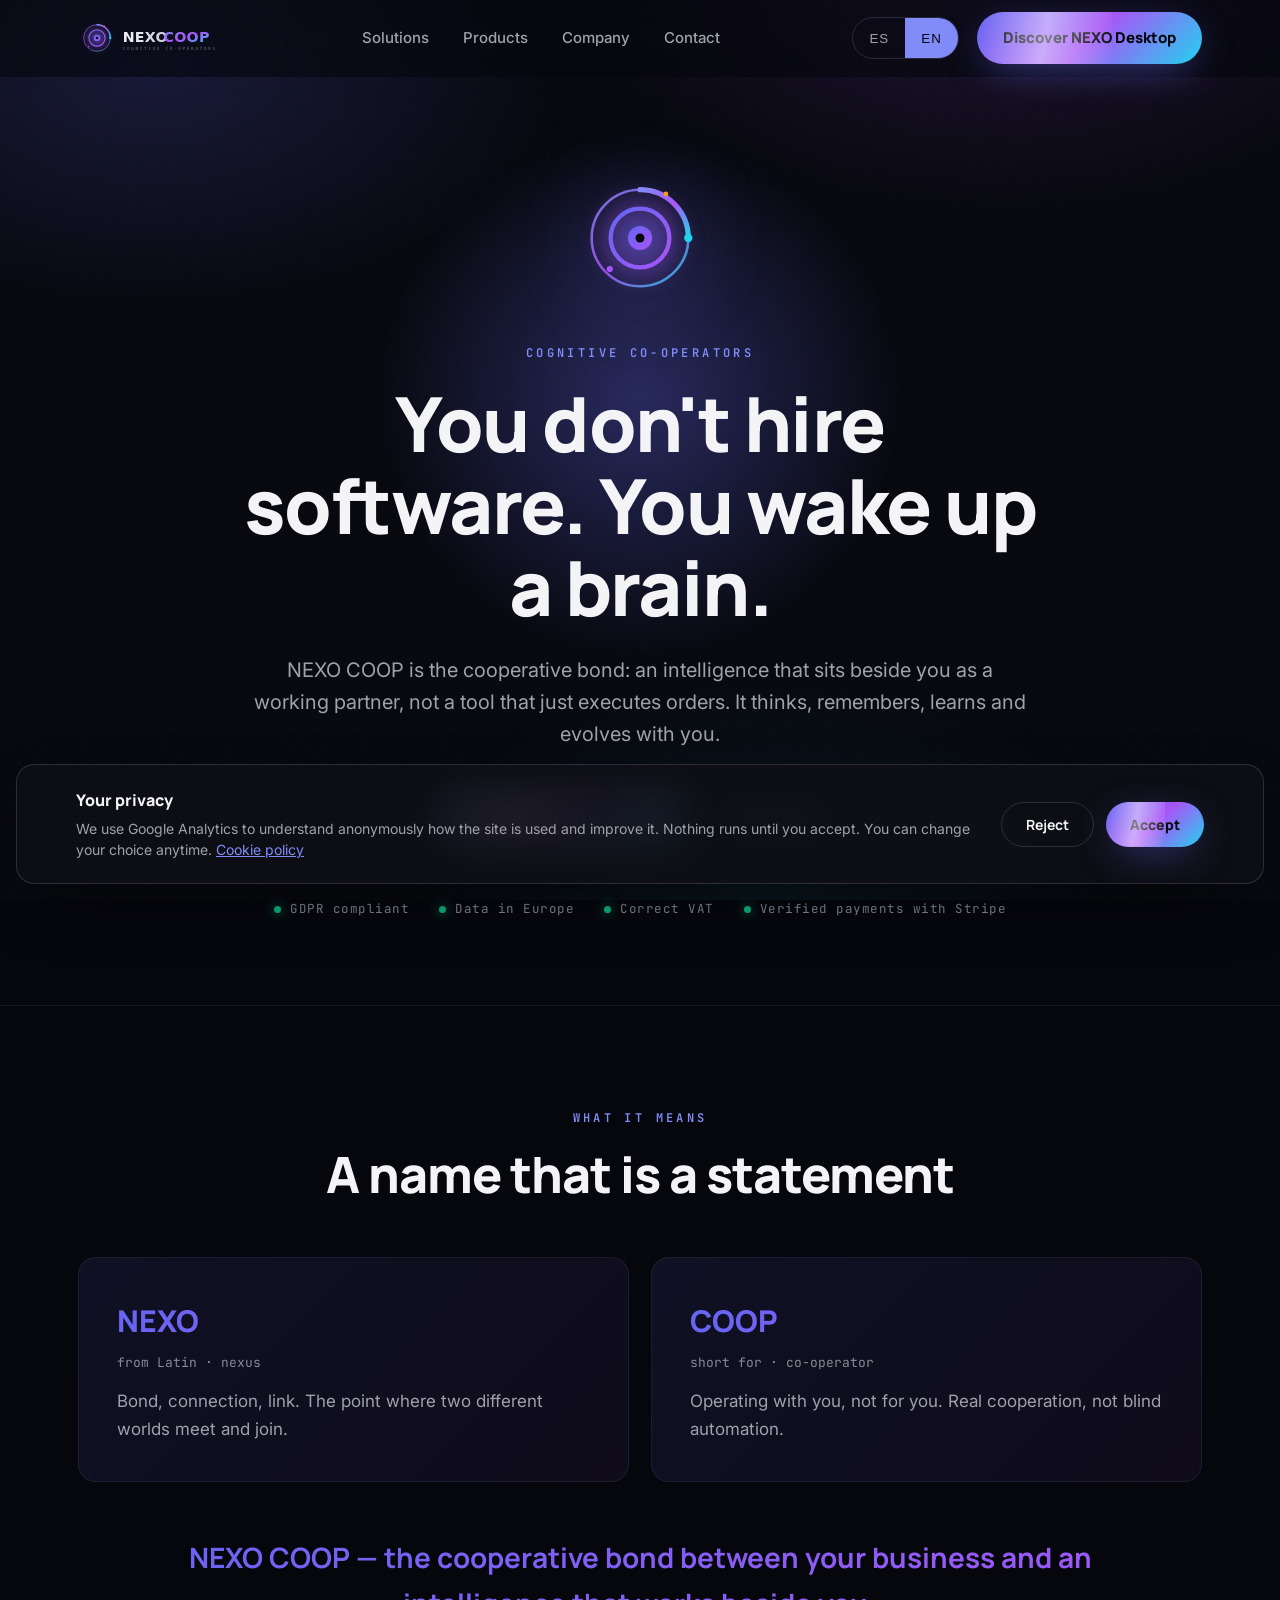
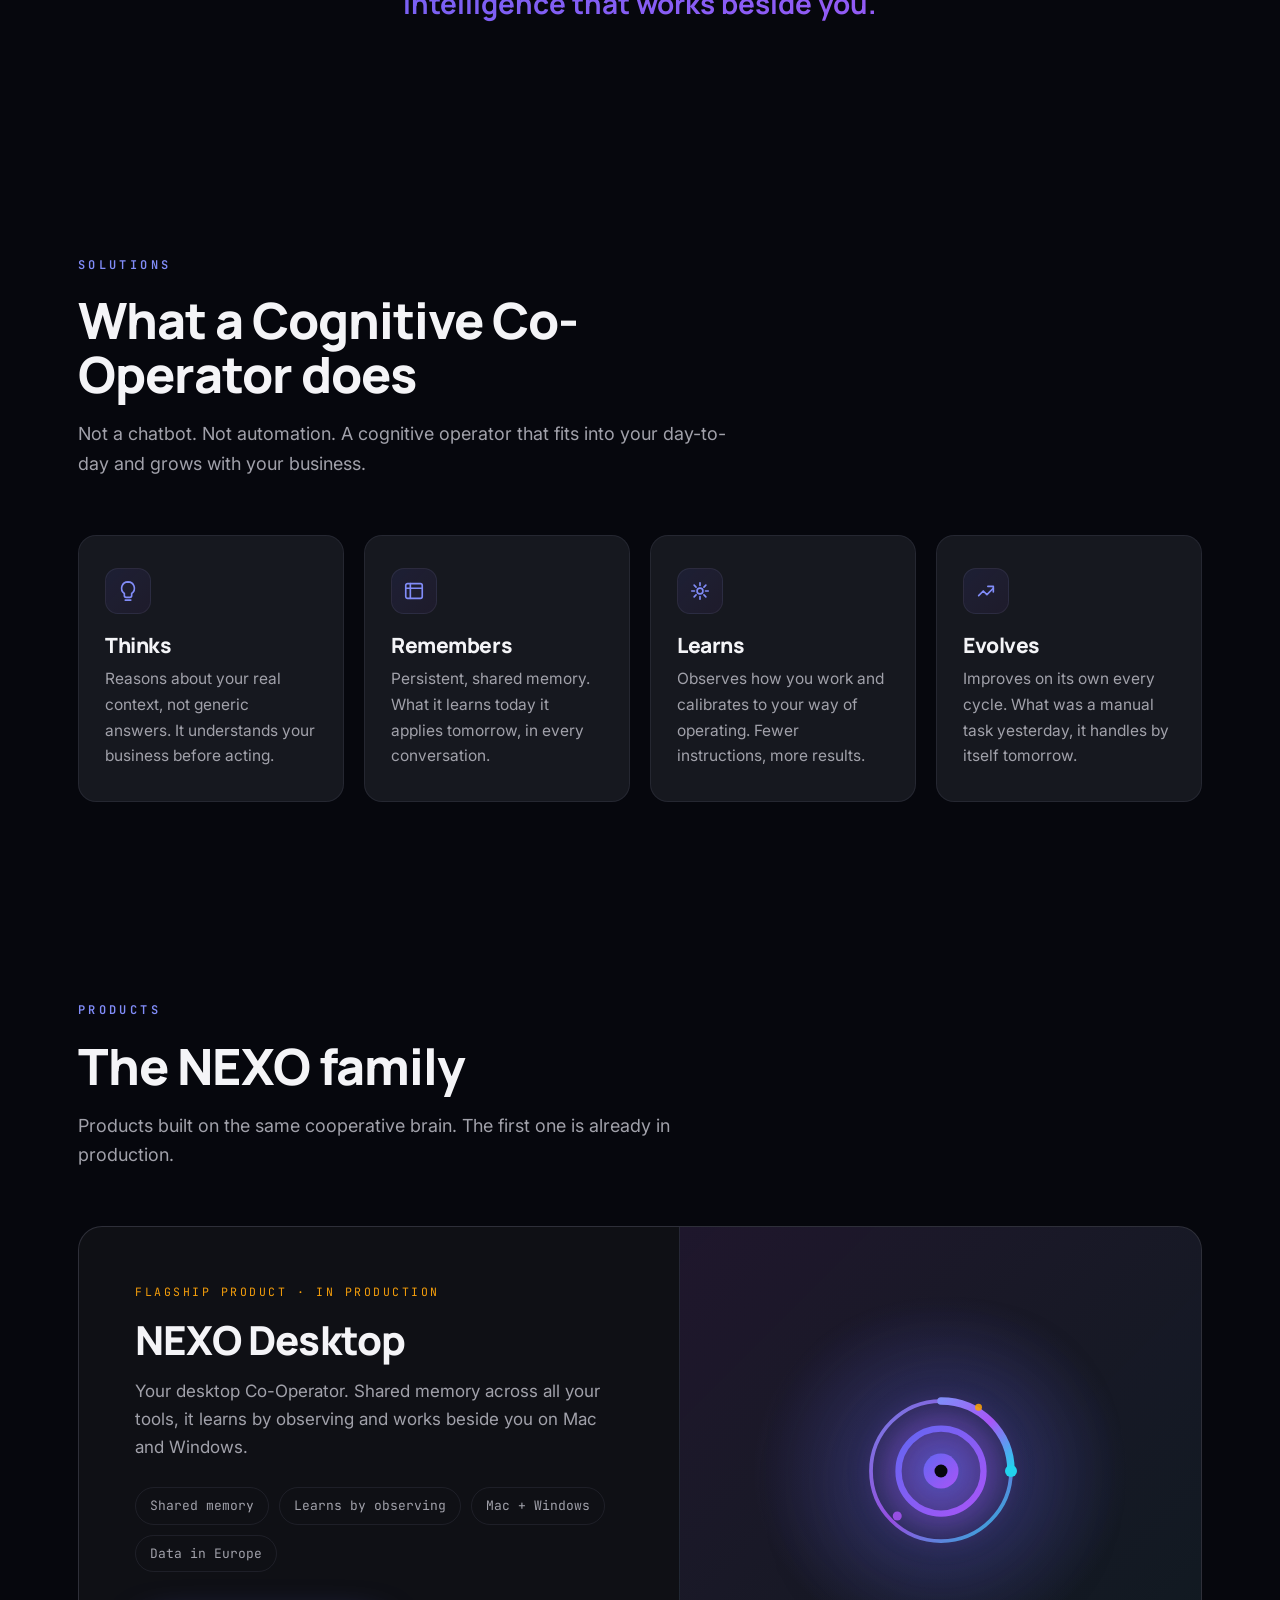
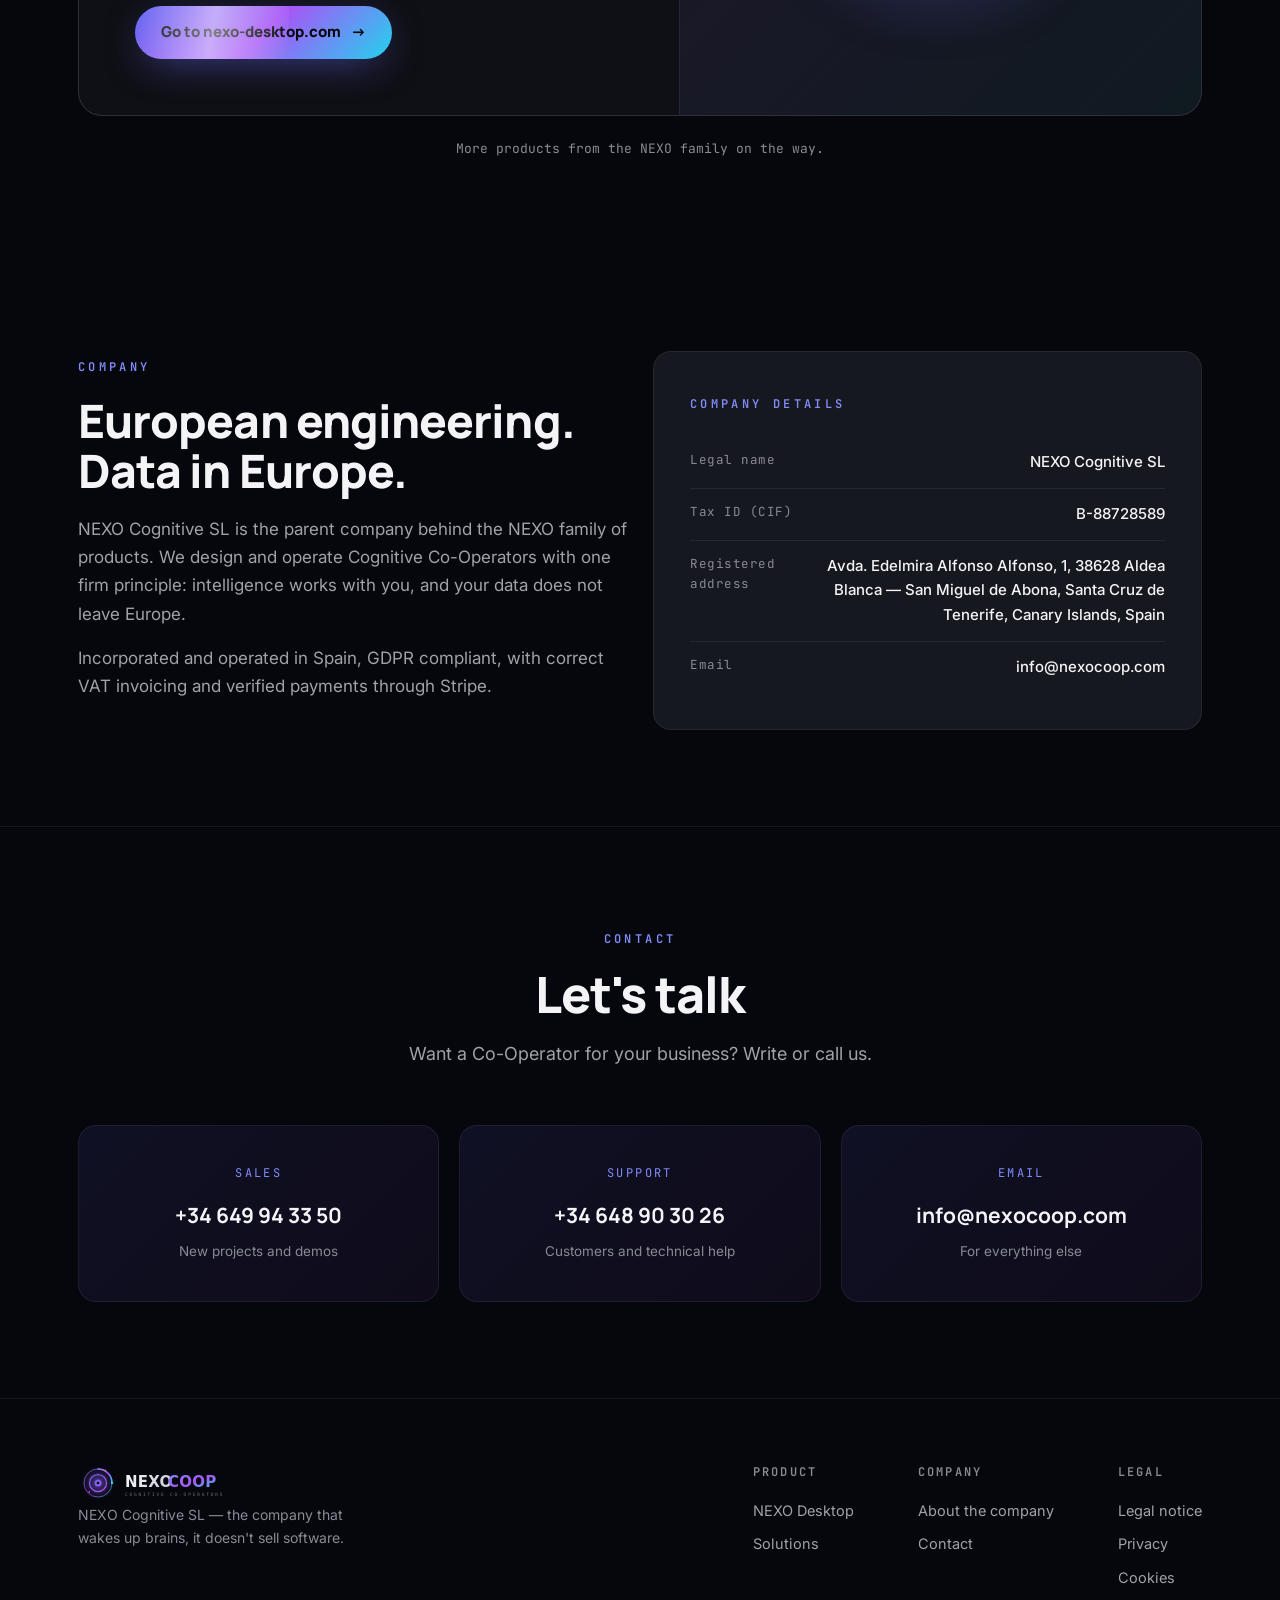
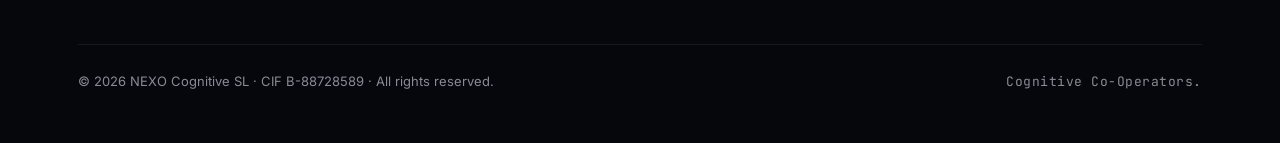
<file: index.html>
<!DOCTYPE html>
<html lang="es">
<head>
<meta charset="UTF-8">
<meta name="viewport" content="width=device-width, initial-scale=1">
<title data-i18n="doc.title">NEXO COOP — Cognitive Co-Operators | NEXO Cognitive SL</title>
<meta name="description" data-i18n="doc.desc" content="NEXO Cognitive SL — la empresa que crea Cognitive Co-Operators: inteligencia que se sienta a tu lado, piensa, recuerda, aprende y evoluciona contigo.">
<meta name="theme-color" content="#06070D">
<meta name="color-scheme" content="dark">
<meta name="referrer" content="strict-origin-when-cross-origin">
<link rel="canonical" href="https://nexocoop.com/">
<link rel="alternate" hreflang="es" href="https://nexocoop.com/?lang=es">
<link rel="alternate" hreflang="en" href="https://nexocoop.com/?lang=en">
<link rel="alternate" hreflang="x-default" href="https://nexocoop.com/">

<!-- Open Graph -->
<meta property="og:type" content="website">
<meta property="og:site_name" content="NEXO COOP">
<meta property="og:title" content="NEXO COOP — Cognitive Co-Operators">
<meta property="og:description" content="No contratas software. Despiertas un cerebro. NEXO Cognitive SL — ingeniería europea, datos en Europa.">
<meta property="og:url" content="https://nexocoop.com/">
<meta property="og:image" content="https://nexocoop.com/assets/logos/logo-hero.png">
<meta name="twitter:card" content="summary_large_image">

<link rel="icon" type="image/svg+xml" href="assets/logos/logo-mark-simple.svg">
<link rel="apple-touch-icon" href="assets/logos/logo-hero.png">
<link rel="manifest" href="site.webmanifest">

<link rel="preconnect" href="https://fonts.googleapis.com">
<link rel="preconnect" href="https://fonts.gstatic.com" crossorigin>
<link href="https://fonts.googleapis.com/css2?family=Manrope:wght@300;600;700;800&family=Inter:wght@400;500;600&family=JetBrains+Mono:wght@400;600&display=swap" rel="stylesheet">
<link rel="stylesheet" href="assets/styles.css">

<script type="application/ld+json">
{
  "@context": "https://schema.org",
  "@graph": [
    {
      "@type": "Organization",
      "@id": "https://nexocoop.com/#org",
      "name": "NEXO Cognitive SL",
      "alternateName": "NEXO COOP",
      "url": "https://nexocoop.com",
      "logo": "https://nexocoop.com/assets/logos/logo-hero.png",
      "image": "https://nexocoop.com/assets/logos/logo-hero.png",
      "email": "info@nexocoop.com",
      "slogan": "Cognitive Co-Operators.",
      "description": "NEXO Cognitive SL crea Cognitive Co-Operators: inteligencia que piensa, recuerda, aprende y evoluciona contigo. Ingeniería europea, datos en Europa.",
      "taxID": "B-88728589",
      "vatID": "ESB88728589",
      "foundingLocation": "Santa Cruz de Tenerife, España",
      "areaServed": "ES",
      "knowsLanguage": ["es", "en"],
      "sameAs": ["https://nexo-desktop.com"],
      "address": {
        "@type": "PostalAddress",
        "streetAddress": "Avda. Edelmira Alfonso Alfonso, 1",
        "addressLocality": "San Miguel de Abona",
        "postalCode": "38628",
        "addressRegion": "Santa Cruz de Tenerife",
        "addressCountry": "ES"
      },
      "contactPoint": [
        { "@type": "ContactPoint", "telephone": "+34649943350", "contactType": "sales", "availableLanguage": ["es", "en"] },
        { "@type": "ContactPoint", "telephone": "+34648903026", "contactType": "customer support", "availableLanguage": ["es", "en"] }
      ]
    },
    {
      "@type": "WebSite",
      "@id": "https://nexocoop.com/#website",
      "url": "https://nexocoop.com",
      "name": "NEXO COOP",
      "inLanguage": ["es", "en"],
      "publisher": { "@id": "https://nexocoop.com/#org" }
    },
    {
      "@type": "SoftwareApplication",
      "name": "NEXO Desktop",
      "applicationCategory": "BusinessApplication",
      "operatingSystem": "macOS, Windows",
      "url": "https://nexo-desktop.com",
      "publisher": { "@id": "https://nexocoop.com/#org" }
    }
  ]
}
</script>
</head>
<body>

<header class="nav" id="nav">
  <div class="wrap nav-inner">
    <a href="#top" class="nav-logo" aria-label="NEXO COOP">
      <img src="assets/logos/logo-completo.svg" alt="NEXO COOP" height="38">
    </a>
    <nav class="nav-links" id="navLinks">
      <a href="#soluciones" data-i18n="nav.solutions">Soluciones</a>
      <a href="#productos" data-i18n="nav.products">Productos</a>
      <a href="#empresa" data-i18n="nav.company">Empresa</a>
      <a href="#contacto" data-i18n="nav.contact">Contacto</a>
    </nav>
    <div class="nav-right">
      <div class="lang-toggle" role="group" aria-label="Idioma / Language">
        <button data-lang="es" aria-pressed="true">ES</button>
        <button data-lang="en" aria-pressed="false">EN</button>
      </div>
      <a href="https://nexo-desktop.com" target="_blank" rel="noopener" class="btn btn-primary" data-i18n="nav.cta">Conoce NEXO Desktop</a>
      <button class="nav-burger" id="burger" aria-label="Menú" aria-expanded="false">
        <svg width="26" height="26" viewBox="0 0 24 24" fill="none" stroke="currentColor" stroke-width="2" stroke-linecap="round"><line x1="3" y1="7" x2="21" y2="7"/><line x1="3" y1="12" x2="21" y2="12"/><line x1="3" y1="17" x2="21" y2="17"/></svg>
      </button>
    </div>
  </div>
</header>

<main id="top">

  <!-- HERO -->
  <section class="hero">
    <div class="hero-halo" aria-hidden="true"></div>
    <div class="wrap">
      <svg class="hero-logo-svg" viewBox="0 0 80 80" role="img" aria-label="NEXO COOP" aria-hidden="true">
        <defs>
          <linearGradient id="hGrad" x1="0%" y1="0%" x2="100%" y2="100%"><stop offset="0%" stop-color="#818CF8"/><stop offset="50%" stop-color="#A855F7"/><stop offset="100%" stop-color="#22D3EE"/></linearGradient>
          <linearGradient id="hGradInner" x1="0%" y1="0%" x2="100%" y2="100%"><stop offset="0%" stop-color="#6366F1"/><stop offset="100%" stop-color="#A855F7"/></linearGradient>
          <radialGradient id="hGlow" cx="50%" cy="50%" r="50%"><stop offset="0%" stop-color="#6366F1" stop-opacity="0.55"/><stop offset="55%" stop-color="#A855F7" stop-opacity="0.18"/><stop offset="100%" stop-color="#06070D" stop-opacity="0"/></radialGradient>
        </defs>
        <circle class="lg-halo" cx="40" cy="40" r="38" fill="url(#hGlow)"/>
        <circle class="lg-ring-outer" cx="40" cy="40" r="28" fill="none" stroke="url(#hGrad)" stroke-width="1.5" opacity="0.85"/>
        <path class="lg-arc" d="M 40 12 A 28 28 0 0 1 68 40" fill="none" stroke="url(#hGrad)" stroke-width="3" stroke-linecap="round"/>
        <circle class="lg-ring-inner" cx="40" cy="40" r="17" fill="none" stroke="url(#hGradInner)" stroke-width="2.5"/>
        <g class="lg-core">
          <circle cx="40" cy="40" r="7" fill="url(#hGradInner)"/>
          <circle cx="40" cy="40" r="2.6" fill="#06070D"/>
        </g>
        <g class="lg-sats">
          <circle class="lg-sat" cx="68" cy="40" r="2.4" fill="#22D3EE"/>
          <circle class="lg-sat" cx="22.5" cy="58" r="1.8" fill="#A855F7"/>
          <circle class="lg-sat" cx="55" cy="14.5" r="1.4" fill="#F59E0B"/>
        </g>
      </svg>
      <span class="eyebrow" data-i18n="hero.eyebrow">COGNITIVE CO-OPERATORS</span>
      <h1 data-i18n="hero.h1">No contratas software. Despiertas un cerebro.</h1>
      <p class="hero-sub" data-i18n="hero.sub">NEXO COOP es el vínculo cooperativo: una inteligencia que se sienta a tu lado como compañera de trabajo, no como una herramienta que ejecuta órdenes. Piensa, recuerda, aprende y evoluciona contigo.</p>
      <div class="hero-cta">
        <a href="https://nexo-desktop.com" target="_blank" rel="noopener" class="btn btn-primary">
          <span data-i18n="hero.cta1">Conoce NEXO Desktop</span>
          <span class="btn-arrow">→</span>
        </a>
        <a href="#contacto" class="btn" data-i18n="hero.cta2">Hablar con ventas</a>
      </div>
      <div class="trust-strip">
        <span><i class="dot"></i><span data-i18n="trust.rgpd">Cumplimiento RGPD</span></span>
        <span><i class="dot"></i><span data-i18n="trust.europe">Datos en Europa</span></span>
        <span><i class="dot"></i><span data-i18n="trust.vat">IVA correcto</span></span>
        <span><i class="dot"></i><span data-i18n="trust.stripe">Pagos verificados con Stripe</span></span>
      </div>
    </div>
  </section>

  <hr class="divider">

  <!-- MEANING -->
  <section id="significado">
    <div class="wrap">
      <div class="section-head center reveal">
        <span class="eyebrow" data-i18n="meaning.eyebrow">QUÉ SIGNIFICA</span>
        <h2 data-i18n="meaning.h2">Un nombre que es una declaración</h2>
      </div>
      <div class="meaning-grid">
        <div class="meaning-card reveal">
          <div class="term grad-text" data-i18n="meaning.nexo.term">NEXO</div>
          <div class="latin" data-i18n="meaning.nexo.latin">del latín · nexus</div>
          <p data-i18n="meaning.nexo.body">Vínculo, conexión, lazo. El punto donde dos mundos distintos se encuentran y se unen.</p>
        </div>
        <div class="meaning-card reveal">
          <div class="term grad-text" data-i18n="meaning.coop.term">COOP</div>
          <div class="latin" data-i18n="meaning.coop.latin">abrev. · co-operator</div>
          <p data-i18n="meaning.coop.body">Operar contigo, no para ti. Cooperación real, no automatización ciega.</p>
        </div>
        <div class="meaning-join grad-text reveal" data-i18n="meaning.join">NEXO COOP — el vínculo cooperativo entre tu negocio y una inteligencia que trabaja a tu lado.</div>
      </div>
    </div>
  </section>

  <!-- SOLUTIONS -->
  <section id="soluciones">
    <div class="wrap">
      <div class="section-head reveal">
        <span class="eyebrow" data-i18n="sol.eyebrow">SOLUCIONES</span>
        <h2 data-i18n="sol.h2">Qué hace un Cognitive Co-Operator</h2>
        <p data-i18n="sol.p">No es un chatbot. No es automatización. Es un operador cognitivo que se integra en tu día a día y crece con tu negocio.</p>
      </div>
      <div class="pillars">
        <div class="pillar reveal">
          <div class="pillar-ico"><svg width="22" height="22" viewBox="0 0 24 24" fill="none" stroke="currentColor" stroke-width="1.8" stroke-linecap="round" stroke-linejoin="round"><path d="M12 2a7 7 0 0 0-4 12.7V17a2 2 0 0 0 2 2h4a2 2 0 0 0 2-2v-2.3A7 7 0 0 0 12 2Z"/><path d="M9 22h6"/></svg></div>
          <h3 data-i18n="sol.think.h">Piensa</h3>
          <p data-i18n="sol.think.p">Razona sobre tu contexto real, no respuestas genéricas. Entiende tu negocio antes de actuar.</p>
        </div>
        <div class="pillar reveal">
          <div class="pillar-ico"><svg width="22" height="22" viewBox="0 0 24 24" fill="none" stroke="currentColor" stroke-width="1.8" stroke-linecap="round" stroke-linejoin="round"><rect x="3" y="4" width="18" height="16" rx="2"/><path d="M3 9h18M8 4v16"/></svg></div>
          <h3 data-i18n="sol.remember.h">Recuerda</h3>
          <p data-i18n="sol.remember.p">Memoria persistente y compartida. Lo que aprende hoy lo aplica mañana, en cada conversación.</p>
        </div>
        <div class="pillar reveal">
          <div class="pillar-ico"><svg width="22" height="22" viewBox="0 0 24 24" fill="none" stroke="currentColor" stroke-width="1.8" stroke-linecap="round" stroke-linejoin="round"><path d="M12 3v3M12 18v3M3 12h3M18 12h3M5.6 5.6l2.1 2.1M16.3 16.3l2.1 2.1M5.6 18.4l2.1-2.1M16.3 7.7l2.1-2.1"/><circle cx="12" cy="12" r="3.2"/></svg></div>
          <h3 data-i18n="sol.learn.h">Aprende</h3>
          <p data-i18n="sol.learn.p">Observa cómo trabajas y se calibra a tu forma de operar. Menos instrucciones, más resultados.</p>
        </div>
        <div class="pillar reveal">
          <div class="pillar-ico"><svg width="22" height="22" viewBox="0 0 24 24" fill="none" stroke="currentColor" stroke-width="1.8" stroke-linecap="round" stroke-linejoin="round"><path d="M4 17l5-5 4 4 7-7"/><path d="M14 7h6v6"/></svg></div>
          <h3 data-i18n="sol.evolve.h">Evoluciona</h3>
          <p data-i18n="sol.evolve.p">Mejora solo con cada ciclo. Lo que ayer era una tarea manual, mañana lo hace por su cuenta.</p>
        </div>
      </div>
    </div>
  </section>

  <!-- PRODUCTS -->
  <section id="productos">
    <div class="wrap">
      <div class="section-head reveal">
        <span class="eyebrow" data-i18n="prod.eyebrow">PRODUCTOS</span>
        <h2 data-i18n="prod.h2">La familia NEXO</h2>
        <p data-i18n="prod.p">Productos construidos sobre el mismo cerebro cooperativo. El primero ya está en producción.</p>
      </div>
      <div class="product-card reveal">
        <div class="product-body">
          <div class="product-flag" data-i18n="prod.flag">PRODUCTO INSIGNIA · EN PRODUCCIÓN</div>
          <h3 data-i18n="prod.nexod.h">NEXO Desktop</h3>
          <p data-i18n="prod.nexod.p">Tu Co-Operator de escritorio. Memoria compartida entre todas tus herramientas, aprende observando y trabaja a tu lado en Mac y Windows.</p>
          <ul class="product-feats">
            <li data-i18n="prod.feat1">Memoria compartida</li>
            <li data-i18n="prod.feat2">Aprende observando</li>
            <li data-i18n="prod.feat3">Mac + Windows</li>
            <li data-i18n="prod.feat4">Datos en Europa</li>
          </ul>
          <a href="https://nexo-desktop.com" target="_blank" rel="noopener" class="btn btn-primary">
            <span data-i18n="prod.nexod.cta">Ir a nexo-desktop.com</span>
            <span class="btn-arrow">→</span>
          </a>
        </div>
        <div class="product-visual">
          <img src="assets/logos/logo-mark.svg" alt="NEXO Desktop">
        </div>
      </div>
      <p class="product-soon" data-i18n="prod.soon">Más productos de la familia NEXO en camino.</p>
    </div>
  </section>

  <!-- COMPANY -->
  <section id="empresa">
    <div class="wrap">
      <div class="company-grid">
        <div class="company-copy reveal">
          <span class="eyebrow" data-i18n="comp.eyebrow">EMPRESA</span>
          <h2 data-i18n="comp.h2">Ingeniería europea. Datos en Europa.</h2>
          <p data-i18n="comp.p1">NEXO Cognitive SL es la empresa matriz detrás de la familia de productos NEXO. Diseñamos y operamos Cognitive Co-Operators con un principio firme: la inteligencia trabaja contigo, y tus datos no salen de Europa.</p>
          <p data-i18n="comp.p2">Constituida y operada en España, con cumplimiento del RGPD, facturación con IVA correcto y pagos verificados a través de Stripe.</p>
        </div>
        <div class="company-card reveal">
          <span class="eyebrow" data-i18n="comp.card.eyebrow">DATOS DE LA EMPRESA</span>
          <div class="legal-rows">
            <div class="row"><span class="k" data-i18n="comp.k.name">Razón social</span><span class="v">NEXO Cognitive SL</span></div>
            <div class="row"><span class="k" data-i18n="comp.k.cif">CIF</span><span class="v">B-88728589</span></div>
            <div class="row"><span class="k" data-i18n="comp.k.addr">Domicilio</span><span class="v" data-i18n="comp.v.addr">Avda. Edelmira Alfonso Alfonso, 1, 38628 Aldea Blanca — San Miguel de Abona, Santa Cruz de Tenerife, Islas Canarias, España</span></div>
            <div class="row"><span class="k" data-i18n="comp.k.email">Email</span><span class="v"><a href="mailto:info@nexocoop.com">info@nexocoop.com</a></span></div>
          </div>
        </div>
      </div>
    </div>
  </section>

  <hr class="divider">

  <!-- CONTACT -->
  <section id="contacto" class="contact">
    <div class="wrap">
      <div class="section-head center reveal">
        <span class="eyebrow" data-i18n="cont.eyebrow">CONTACTO</span>
        <h2 data-i18n="cont.h2">Hablemos</h2>
        <p data-i18n="cont.p">¿Quieres un Co-Operator para tu negocio? Escríbenos o llámanos.</p>
      </div>
      <div class="contact-cards">
        <a class="contact-card reveal" href="tel:+34649943350">
          <div class="lbl" data-i18n="cont.sales.lbl">VENTAS</div>
          <div class="val">+34 649 94 33 50</div>
          <div class="sub" data-i18n="cont.sales.sub">Nuevos proyectos y demos</div>
        </a>
        <a class="contact-card reveal" href="tel:+34648903026">
          <div class="lbl" data-i18n="cont.support.lbl">SOPORTE</div>
          <div class="val">+34 648 90 30 26</div>
          <div class="sub" data-i18n="cont.support.sub">Clientes y asistencia técnica</div>
        </a>
        <a class="contact-card reveal" href="mailto:info@nexocoop.com">
          <div class="lbl" data-i18n="cont.email.lbl">EMAIL</div>
          <div class="val">info@nexocoop.com</div>
          <div class="sub" data-i18n="cont.email.sub">Para todo lo demás</div>
        </a>
      </div>
    </div>
  </section>

</main>

<footer class="footer">
  <div class="wrap">
    <div class="footer-top">
      <div class="footer-brand">
        <img src="assets/logos/logo-completo.svg" alt="NEXO COOP" height="40">
        <p data-i18n="foot.brandline">NEXO Cognitive SL — la empresa que despierta cerebros, no vende software.</p>
      </div>
      <div class="footer-cols">
        <div class="footer-col">
          <h4 data-i18n="foot.col.product">PRODUCTO</h4>
          <a href="https://nexo-desktop.com" target="_blank" rel="noopener" data-i18n="foot.link.nexod">NEXO Desktop</a>
          <a href="#soluciones" data-i18n="foot.link.solutions">Soluciones</a>
        </div>
        <div class="footer-col">
          <h4 data-i18n="foot.col.company">EMPRESA</h4>
          <a href="#empresa" data-i18n="foot.link.about">Sobre la empresa</a>
          <a href="#contacto" data-i18n="foot.link.contact">Contacto</a>
        </div>
        <div class="footer-col">
          <h4 data-i18n="foot.col.legal">LEGAL</h4>
          <a href="legal/aviso-legal.html" data-i18n="foot.link.legal">Aviso legal</a>
          <a href="legal/privacidad.html" data-i18n="foot.link.privacy">Privacidad</a>
          <a href="legal/cookies.html" data-i18n="foot.link.cookies">Cookies</a>
        </div>
      </div>
    </div>
    <div class="footer-legal">
      <span>© 2026 NEXO Cognitive SL · CIF B-88728589 · <span data-i18n="foot.rights">Todos los derechos reservados.</span></span>
      <span class="links" style="font-family:'JetBrains Mono',monospace;letter-spacing:.04em;" data-i18n="foot.tag">Cognitive Co-Operators.</span>
    </div>
  </div>
</footer>

<script src="assets/i18n.js"></script>
<script src="assets/consent.js" data-ga="G-XXXXXXXXXX"></script>
<script>
  // Nav scroll state
  var nav = document.getElementById('nav');
  addEventListener('scroll', function () {
    nav.classList.toggle('scrolled', scrollY > 12);
  }, { passive: true });

  // Mobile menu
  var burger = document.getElementById('burger');
  var links = document.getElementById('navLinks');
  burger.addEventListener('click', function () {
    var open = links.classList.toggle('open');
    burger.setAttribute('aria-expanded', open ? 'true' : 'false');
  });
  links.addEventListener('click', function (e) {
    if (e.target.tagName === 'A') {
      links.classList.remove('open');
      burger.setAttribute('aria-expanded', 'false');
    }
  });

  // Reveal on scroll
  var io = new IntersectionObserver(function (entries) {
    entries.forEach(function (en) {
      if (en.isIntersecting) { en.target.classList.add('in'); io.unobserve(en.target); }
    });
  }, { threshold: 0.14 });
  document.querySelectorAll('.reveal').forEach(function (el) { io.observe(el); });
</script>
</body>
</html>
</file>
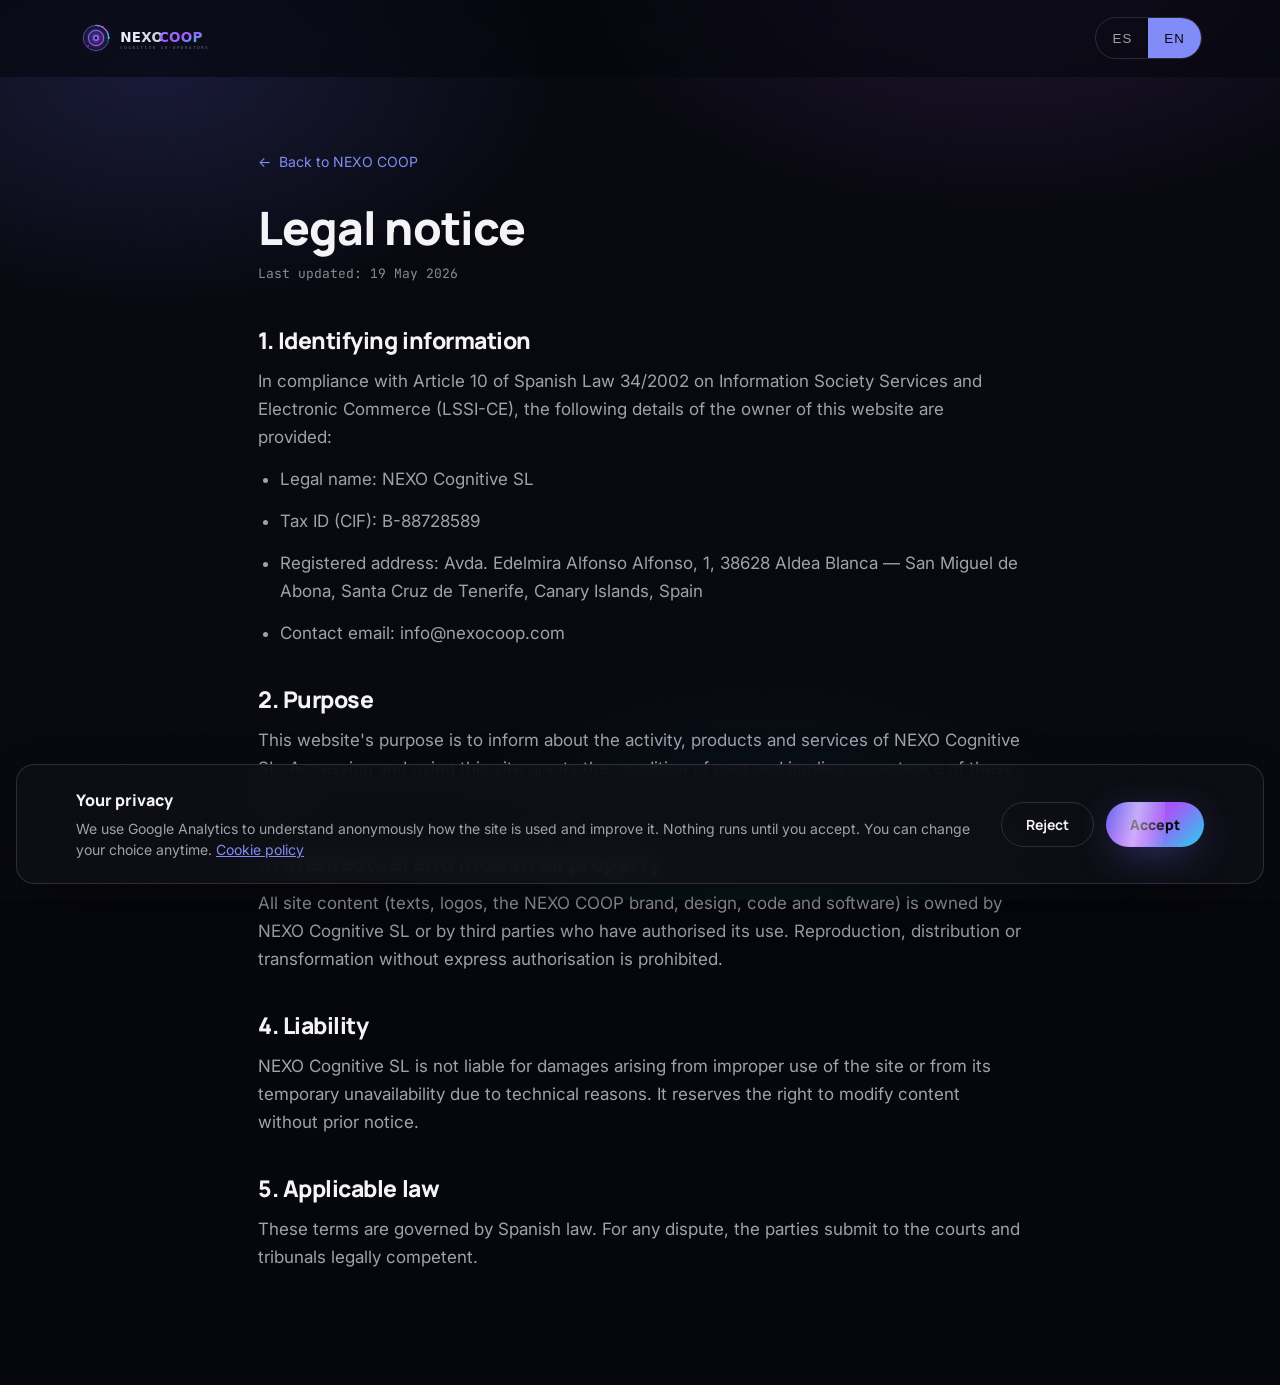
<file: legal/aviso-legal.html>
<!DOCTYPE html>
<html lang="es">
<head>
<meta charset="UTF-8">
<meta name="viewport" content="width=device-width, initial-scale=1">
<title>Aviso legal — NEXO COOP</title>
<meta name="description" content="Aviso legal de NEXO Cognitive SL (NEXO COOP), CIF B-88728589 — datos identificativos, objeto, propiedad intelectual y legislación aplicable.">
<meta name="robots" content="index,follow">
<meta name="theme-color" content="#06070D">
<meta name="color-scheme" content="dark">
<meta name="referrer" content="strict-origin-when-cross-origin">
<link rel="canonical" href="https://nexocoop.com/legal/aviso-legal.html">
<link rel="alternate" hreflang="es" href="https://nexocoop.com/legal/aviso-legal.html?lang=es">
<link rel="alternate" hreflang="en" href="https://nexocoop.com/legal/aviso-legal.html?lang=en">
<link rel="alternate" hreflang="x-default" href="https://nexocoop.com/legal/aviso-legal.html">
<link rel="icon" type="image/svg+xml" href="../assets/logos/logo-mark-simple.svg">
<link rel="preconnect" href="https://fonts.googleapis.com">
<link rel="preconnect" href="https://fonts.gstatic.com" crossorigin>
<link href="https://fonts.googleapis.com/css2?family=Manrope:wght@600;700;800&family=Inter:wght@400;500;600&family=JetBrains+Mono:wght@400;600&display=swap" rel="stylesheet">
<link rel="stylesheet" href="../assets/styles.css">
</head>
<body>
<header class="nav"><div class="wrap nav-inner">
  <a href="../" class="nav-logo" aria-label="NEXO COOP"><img src="../assets/logos/logo-completo.svg" alt="NEXO COOP" height="36"></a>
  <div class="lang-toggle" role="group" aria-label="Idioma / Language">
    <button data-lang="es" aria-pressed="true">ES</button>
    <button data-lang="en" aria-pressed="false">EN</button>
  </div>
</div></header>

<article class="legal-page">
  <a href="../" class="back-link">← <span data-i18n="legal.back">Volver a NEXO COOP</span></a>
  <h1 data-i18n="lg.aviso.title">Aviso legal</h1>
  <p class="updated" data-i18n="lg.aviso.updated">Última actualización: 19 de mayo de 2026</p>

  <h2 data-i18n="lg.aviso.s1.h">1. Datos identificativos</h2>
  <p data-i18n="lg.aviso.s1.p">En cumplimiento del artículo 10 de la Ley 34/2002, de Servicios de la Sociedad de la Información y de Comercio Electrónico (LSSI-CE), se informa de los siguientes datos del titular de este sitio web:</p>
  <ul>
    <li data-i18n="lg.aviso.s1.li1">Razón social: NEXO Cognitive SL</li>
    <li data-i18n="lg.aviso.s1.li2">CIF: B-88728589</li>
    <li data-i18n="lg.aviso.s1.li3">Domicilio: Avda. Edelmira Alfonso Alfonso, 1, 38628 Aldea Blanca — San Miguel de Abona, Santa Cruz de Tenerife, Islas Canarias, España</li>
    <li data-i18n="lg.aviso.s1.li4">Email de contacto: info@nexocoop.com</li>
  </ul>

  <h2 data-i18n="lg.aviso.s2.h">2. Objeto</h2>
  <p data-i18n="lg.aviso.s2.p">El presente sitio web tiene por objeto informar sobre la actividad, productos y servicios de NEXO Cognitive SL. El acceso y uso de este sitio atribuye la condición de usuario y supone la aceptación de las presentes condiciones.</p>

  <h2 data-i18n="lg.aviso.s3.h">3. Propiedad intelectual e industrial</h2>
  <p data-i18n="lg.aviso.s3.p">Todos los contenidos del sitio (textos, logotipos, marca NEXO COOP, diseño, código y software) son titularidad de NEXO Cognitive SL o de terceros que han autorizado su uso. Queda prohibida su reproducción, distribución o transformación sin autorización expresa.</p>

  <h2 data-i18n="lg.aviso.s4.h">4. Responsabilidad</h2>
  <p data-i18n="lg.aviso.s4.p">NEXO Cognitive SL no se hace responsable de los daños derivados de un uso inadecuado del sitio ni de la indisponibilidad temporal del mismo por causas técnicas. Se reserva el derecho de modificar los contenidos sin previo aviso.</p>

  <h2 data-i18n="lg.aviso.s5.h">5. Legislación aplicable</h2>
  <p data-i18n="lg.aviso.s5.p">Las presentes condiciones se rigen por la legislación española. Para cualquier controversia, las partes se someten a los juzgados y tribunales que correspondan conforme a derecho.</p>
</article>

<script src="../assets/i18n.js"></script>
<script src="../assets/consent.js" data-ga="G-XXXXXXXXXX"></script>
</body>
</html>
</file>
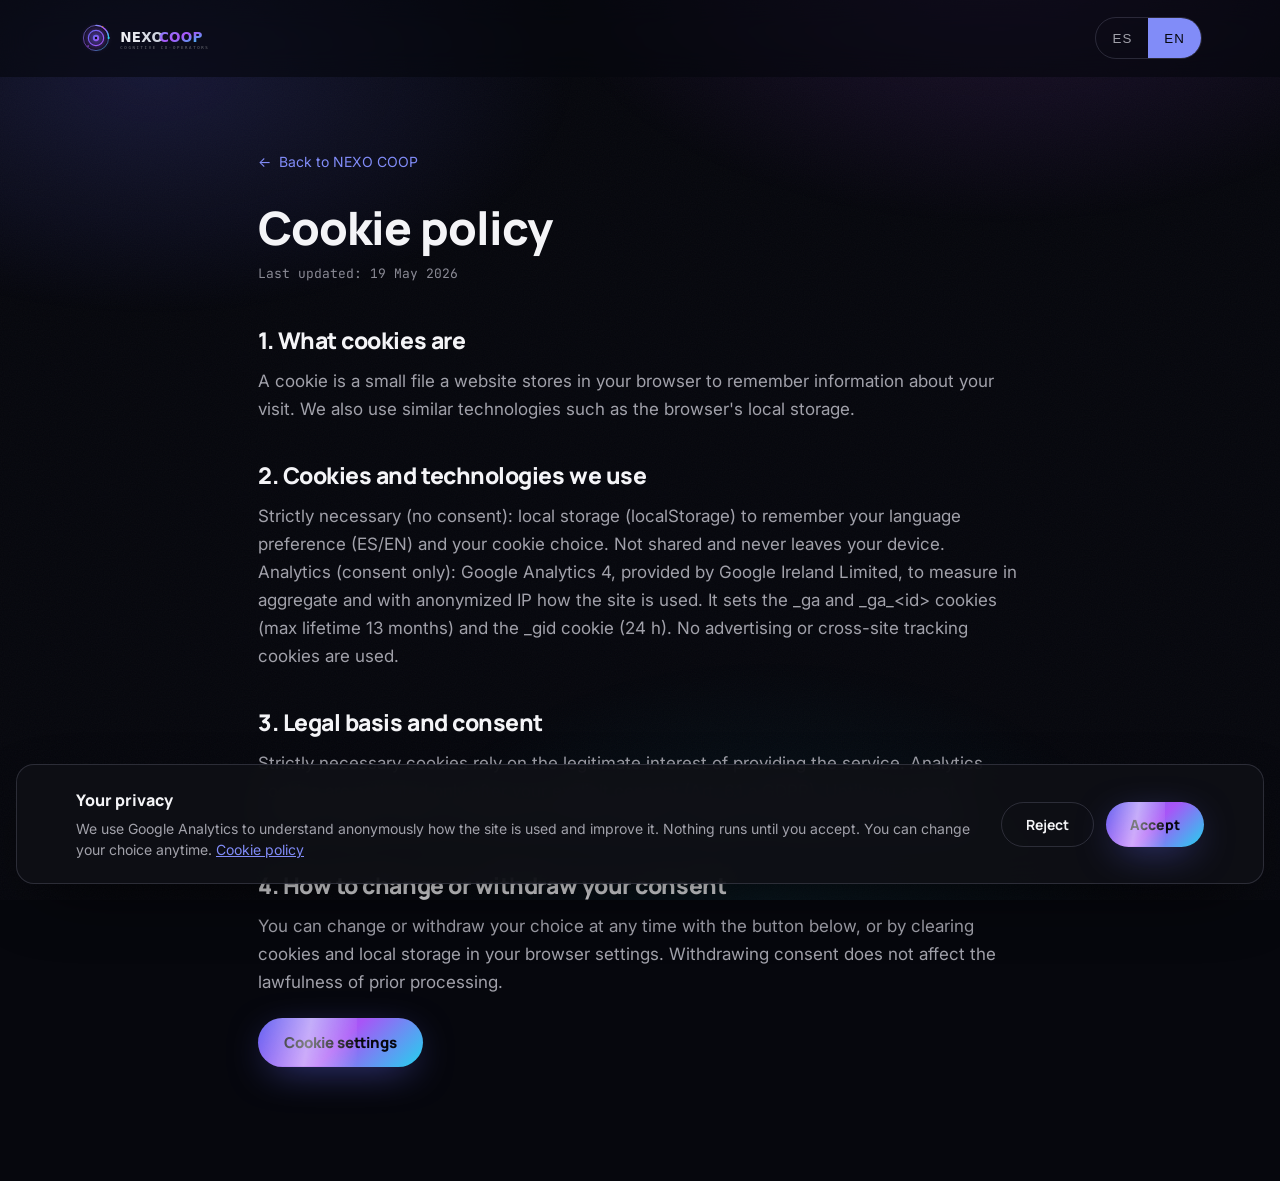
<file: legal/cookies.html>
<!DOCTYPE html>
<html lang="es">
<head>
<meta charset="UTF-8">
<meta name="viewport" content="width=device-width, initial-scale=1">
<title>Política de cookies — NEXO COOP</title>
<meta name="description" content="Política de cookies de NEXO COOP: este sitio es estático y no usa cookies de seguimiento ni analítica de terceros.">
<meta name="robots" content="index,follow">
<meta name="theme-color" content="#06070D">
<meta name="color-scheme" content="dark">
<meta name="referrer" content="strict-origin-when-cross-origin">
<link rel="canonical" href="https://nexocoop.com/legal/cookies.html">
<link rel="alternate" hreflang="es" href="https://nexocoop.com/legal/cookies.html?lang=es">
<link rel="alternate" hreflang="en" href="https://nexocoop.com/legal/cookies.html?lang=en">
<link rel="alternate" hreflang="x-default" href="https://nexocoop.com/legal/cookies.html">
<link rel="icon" type="image/svg+xml" href="../assets/logos/logo-mark-simple.svg">
<link rel="preconnect" href="https://fonts.googleapis.com">
<link rel="preconnect" href="https://fonts.gstatic.com" crossorigin>
<link href="https://fonts.googleapis.com/css2?family=Manrope:wght@600;700;800&family=Inter:wght@400;500;600&family=JetBrains+Mono:wght@400;600&display=swap" rel="stylesheet">
<link rel="stylesheet" href="../assets/styles.css">
</head>
<body>
<header class="nav"><div class="wrap nav-inner">
  <a href="../" class="nav-logo" aria-label="NEXO COOP"><img src="../assets/logos/logo-completo.svg" alt="NEXO COOP" height="36"></a>
  <div class="lang-toggle" role="group" aria-label="Idioma / Language">
    <button data-lang="es" aria-pressed="true">ES</button>
    <button data-lang="en" aria-pressed="false">EN</button>
  </div>
</div></header>

<article class="legal-page">
  <a href="../" class="back-link">← <span data-i18n="legal.back">Volver a NEXO COOP</span></a>
  <h1 data-i18n="lg.cook.title">Política de cookies</h1>
  <p class="updated" data-i18n="lg.cook.updated">Última actualización: 19 de mayo de 2026</p>

  <h2 data-i18n="lg.cook.s1.h">1. Qué son las cookies</h2>
  <p data-i18n="lg.cook.s1.p">Una cookie es un pequeño archivo que un sitio web guarda en tu navegador para recordar información sobre tu visita. También usamos tecnologías similares como el almacenamiento local del navegador.</p>

  <h2 data-i18n="lg.cook.s2.h">2. Cookies y tecnologías que usamos</h2>
  <p data-i18n="lg.cook.s2.p">Técnica (sin consentimiento): almacenamiento local (localStorage) para recordar tu preferencia de idioma (ES/EN) y tu decisión sobre cookies. No se comparte ni sale de tu dispositivo. Analítica (solo con tu consentimiento): Google Analytics 4, proporcionado por Google Ireland Limited, para medir de forma agregada y con IP anonimizada cómo se usa la web. Instala las cookies _ga y _ga_&lt;id&gt; (caducidad máxima 13 meses) y la cookie _gid (24 h). No se utilizan cookies de publicidad ni de seguimiento entre sitios.</p>

  <h2 data-i18n="lg.cook.s3.h">3. Base jurídica y consentimiento</h2>
  <p data-i18n="lg.cook.s3.p">Las cookies técnicas se amparan en el interés legítimo de prestar el servicio. Las cookies analíticas solo se activan tras tu consentimiento expreso (art. 6.1.a RGPD y art. 22 LSSI). Hasta que aceptas, Google Analytics no se carga y el Consent Mode v2 mantiene todo el almacenamiento denegado por defecto.</p>

  <h2 data-i18n="lg.cook.s4.h">4. Cómo cambiar o retirar tu consentimiento</h2>
  <p data-i18n="lg.cook.s4.p">Puedes cambiar o retirar tu decisión en cualquier momento con el botón siguiente, o borrando las cookies y el almacenamiento local desde la configuración de tu navegador. Retirar el consentimiento no afecta a la licitud del tratamiento previo.</p>
  <p style="margin-top:22px;">
    <button type="button" class="btn btn-primary" onclick="window.NEXOConsent&amp;&amp;window.NEXOConsent.open()" data-i18n="lg.cook.manage">Configurar cookies</button>
  </p>
</article>

<script src="../assets/i18n.js"></script>
<script src="../assets/consent.js" data-ga="G-XXXXXXXXXX"></script>
</body>
</html>
</file>
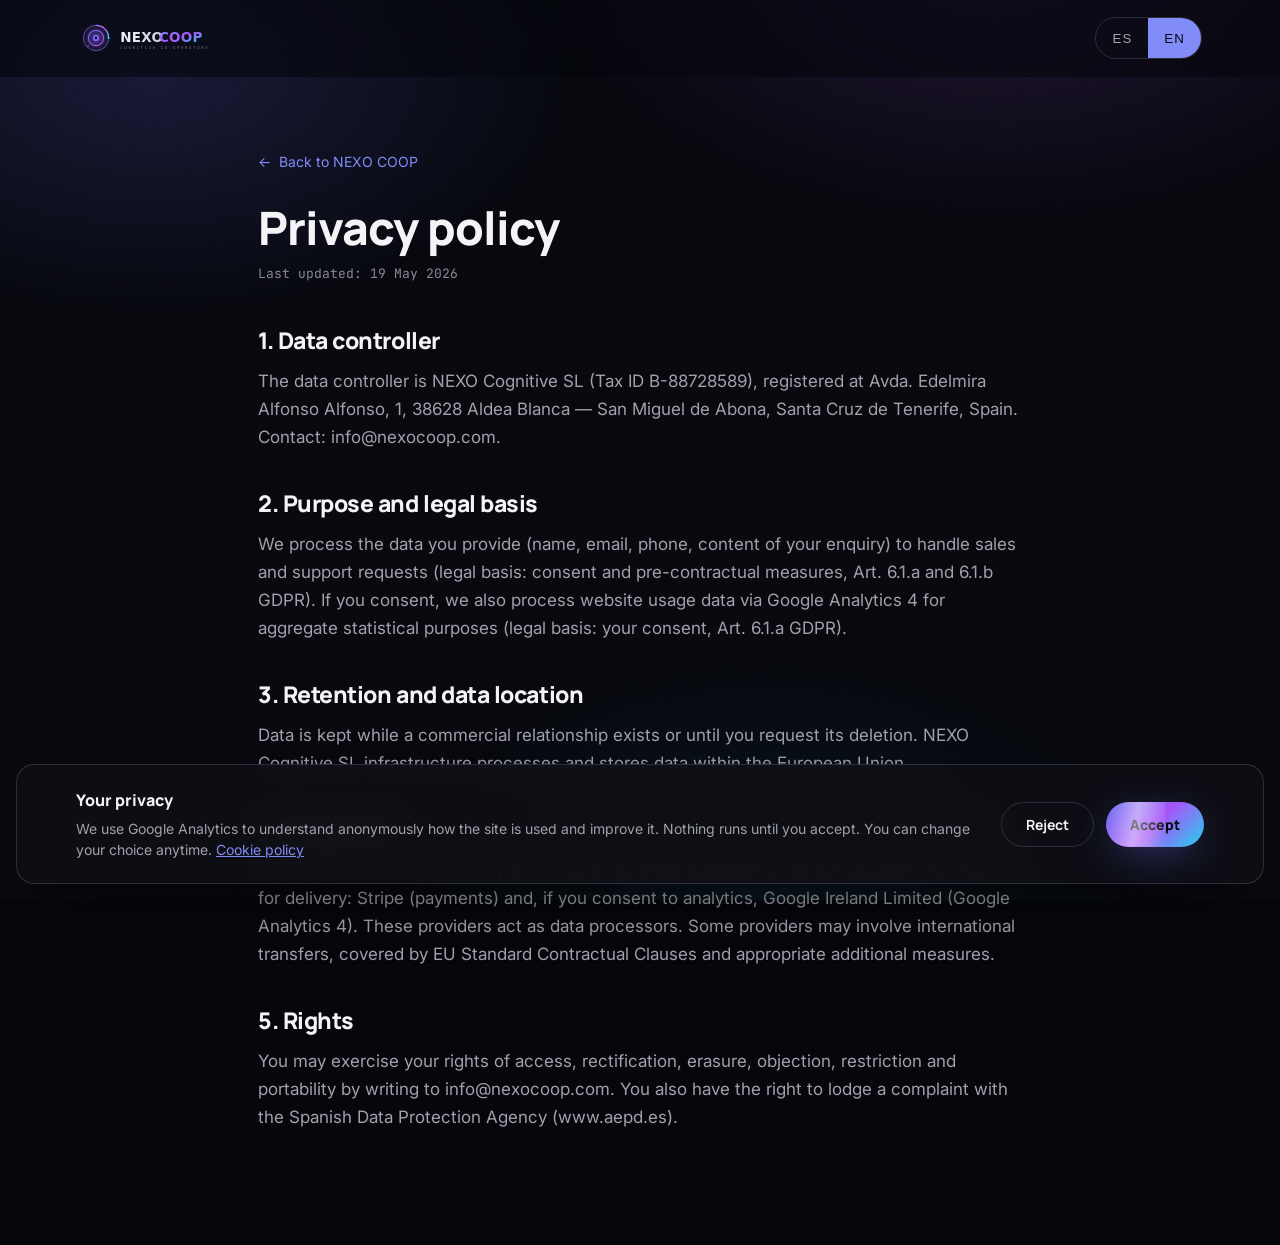
<file: legal/privacidad.html>
<!DOCTYPE html>
<html lang="es">
<head>
<meta charset="UTF-8">
<meta name="viewport" content="width=device-width, initial-scale=1">
<title>Política de privacidad — NEXO COOP</title>
<meta name="description" content="Política de privacidad de NEXO Cognitive SL (NEXO COOP) conforme al RGPD: responsable, finalidad, conservación, destinatarios y derechos.">
<meta name="robots" content="index,follow">
<meta name="theme-color" content="#06070D">
<meta name="color-scheme" content="dark">
<meta name="referrer" content="strict-origin-when-cross-origin">
<link rel="canonical" href="https://nexocoop.com/legal/privacidad.html">
<link rel="alternate" hreflang="es" href="https://nexocoop.com/legal/privacidad.html?lang=es">
<link rel="alternate" hreflang="en" href="https://nexocoop.com/legal/privacidad.html?lang=en">
<link rel="alternate" hreflang="x-default" href="https://nexocoop.com/legal/privacidad.html">
<link rel="icon" type="image/svg+xml" href="../assets/logos/logo-mark-simple.svg">
<link rel="preconnect" href="https://fonts.googleapis.com">
<link rel="preconnect" href="https://fonts.gstatic.com" crossorigin>
<link href="https://fonts.googleapis.com/css2?family=Manrope:wght@600;700;800&family=Inter:wght@400;500;600&family=JetBrains+Mono:wght@400;600&display=swap" rel="stylesheet">
<link rel="stylesheet" href="../assets/styles.css">
</head>
<body>
<header class="nav"><div class="wrap nav-inner">
  <a href="../" class="nav-logo" aria-label="NEXO COOP"><img src="../assets/logos/logo-completo.svg" alt="NEXO COOP" height="36"></a>
  <div class="lang-toggle" role="group" aria-label="Idioma / Language">
    <button data-lang="es" aria-pressed="true">ES</button>
    <button data-lang="en" aria-pressed="false">EN</button>
  </div>
</div></header>

<article class="legal-page">
  <a href="../" class="back-link">← <span data-i18n="legal.back">Volver a NEXO COOP</span></a>
  <h1 data-i18n="lg.priv.title">Política de privacidad</h1>
  <p class="updated" data-i18n="lg.priv.updated">Última actualización: 19 de mayo de 2026</p>

  <h2 data-i18n="lg.priv.s1.h">1. Responsable del tratamiento</h2>
  <p data-i18n="lg.priv.s1.p">El responsable del tratamiento de los datos personales es NEXO Cognitive SL (CIF B-88728589), con domicilio en Avda. Edelmira Alfonso Alfonso, 1, 38628 Aldea Blanca — San Miguel de Abona, Santa Cruz de Tenerife, España. Contacto: info@nexocoop.com.</p>

  <h2 data-i18n="lg.priv.s2.h">2. Finalidad y base jurídica</h2>
  <p data-i18n="lg.priv.s2.p">Tratamos los datos que nos facilitas (nombre, email, teléfono, contenido de tu consulta) para atender solicitudes comerciales y de soporte (base jurídica: consentimiento y medidas precontractuales, art. 6.1.a y 6.1.b RGPD). Si lo consientes, tratamos también datos de uso de la web mediante Google Analytics 4 con fines estadísticos agregados (base jurídica: tu consentimiento, art. 6.1.a RGPD).</p>

  <h2 data-i18n="lg.priv.s3.h">3. Conservación y ubicación de los datos</h2>
  <p data-i18n="lg.priv.s3.p">Los datos se conservan mientras exista relación comercial o hasta que solicites su supresión. La infraestructura de NEXO Cognitive SL procesa y almacena datos dentro de la Unión Europea.</p>

  <h2 data-i18n="lg.priv.s4.h">4. Destinatarios</h2>
  <p data-i18n="lg.priv.s4.p">No se ceden datos a terceros salvo obligación legal o proveedores de servicio necesarios para la prestación: Stripe (pagos) y, si consientes la analítica, Google Ireland Limited (Google Analytics 4). Estos proveedores actúan como encargados del tratamiento. Algún proveedor puede implicar transferencias internacionales, amparadas en Cláusulas Contractuales Tipo de la UE y medidas adicionales adecuadas.</p>

  <h2 data-i18n="lg.priv.s5.h">5. Derechos</h2>
  <p data-i18n="lg.priv.s5.p">Puedes ejercer tus derechos de acceso, rectificación, supresión, oposición, limitación y portabilidad escribiendo a info@nexocoop.com. Asimismo, tienes derecho a presentar una reclamación ante la Agencia Española de Protección de Datos (www.aepd.es).</p>
</article>

<script src="../assets/i18n.js"></script>
<script src="../assets/consent.js" data-ga="G-XXXXXXXXXX"></script>
</body>
</html>
</file>
<file: assets/styles.css>
/* ============================================================
   NEXO COOP — Corporate site
   Sistema visual basado en BRAND-SHEET de Nora (NEXO Cognitive SL)
   ============================================================ */

:root {
  /* Surfaces */
  --abyss:    #06070D;
  --surface:  #0F1015;
  --elevated: #16181F;
  --border:   #1F2230;

  /* Ink */
  --ink:       #F4F4F7;
  --ink-soft:  #A1A1AA;
  --ink-muted: #6E6E76;

  /* Brand */
  --indigo:      #6366F1;
  --indigo-glow: #818CF8;
  --violet:      #A855F7;
  --cyan:        #22D3EE;
  --amber:       #F59E0B;
  --emerald:     #10B981;
  --rose:        #F43F5E;

  /* Gradients */
  --grad-main:  linear-gradient(135deg, #6366F1 0%, #A855F7 50%, #22D3EE 100%);
  --grad-warm:  linear-gradient(135deg, #6366F1 0%, #A855F7 60%, #F59E0B 100%);
  --grad-soft:  linear-gradient(135deg, rgba(99,102,241,.10), rgba(168,85,247,.06));
  --halo:       radial-gradient(closest-side, rgba(99,102,241,.35), transparent 70%);

  --line:        rgba(168,168,200,.10);
  --line-strong: rgba(168,168,200,.20);

  --maxw: 1180px;
  --radius: 18px;
  --ease: cubic-bezier(.22,.61,.36,1);

  color-scheme: dark;
}

/* Ink-muted +luminancia para cumplir contraste AA en texto pequeño
   (sobre #06070D el antiguo #6E6E76 quedaba ~4.0:1). Marca preservada. */
:root { --ink-muted: #8A8A95; }

::selection { background: rgba(129,140,248,.35); color: #fff; }

/* Foco visible accesible — nunca outline:none sin reemplazo */
:focus-visible {
  outline: 2px solid var(--indigo-glow);
  outline-offset: 3px;
  border-radius: 6px;
}
a:focus-visible, .btn:focus-visible {
  outline: 2px solid var(--indigo-glow);
  outline-offset: 4px;
}

/* Scrollbar acorde a la marca */
* { scrollbar-width: thin; scrollbar-color: #2A2D3C var(--abyss); }
::-webkit-scrollbar { width: 11px; height: 11px; }
::-webkit-scrollbar-track { background: var(--abyss); }
::-webkit-scrollbar-thumb { background: #2A2D3C; border-radius: 8px; border: 3px solid var(--abyss); }
::-webkit-scrollbar-thumb:hover { background: #3A3E52; }

* { box-sizing: border-box; margin: 0; padding: 0; }

html { scroll-behavior: smooth; -webkit-text-size-adjust: 100%; }
@media (prefers-reduced-motion: reduce) {
  html { scroll-behavior: auto; }
  * { animation: none !important; transition: none !important; }
}

body {
  background: var(--abyss);
  color: var(--ink);
  font-family: 'Inter', system-ui, -apple-system, sans-serif;
  font-size: 17px;
  line-height: 1.65;
  -webkit-font-smoothing: antialiased;
  -moz-osx-font-smoothing: grayscale;
  overflow-x: hidden;
}

/* Ambient background glow */
body::before {
  content: "";
  position: fixed;
  inset: 0;
  z-index: -1;
  background:
    radial-gradient(60vw 50vh at 78% -5%, rgba(168,85,247,.16), transparent 60%),
    radial-gradient(55vw 45vh at 12% 8%, rgba(99,102,241,.18), transparent 60%),
    radial-gradient(50vw 45vh at 60% 100%, rgba(34,211,238,.07), transparent 60%);
  pointer-events: none;
}

/* Grano sutil: profundidad atmosférica, sin fondos planos */
body::after {
  content: "";
  position: fixed;
  inset: 0;
  z-index: -1;
  opacity: .035;
  pointer-events: none;
  background-image: url("data:image/svg+xml,%3Csvg xmlns='http://www.w3.org/2000/svg' width='140' height='140'%3E%3Cfilter id='n'%3E%3CfeTurbulence type='fractalNoise' baseFrequency='0.85' numOctaves='2' stitchTiles='stitch'/%3E%3C/filter%3E%3Crect width='140' height='140' filter='url(%23n)'/%3E%3C/svg%3E");
}

a { color: inherit; text-decoration: none; }
img, svg { display: block; max-width: 100%; }
ul { list-style: none; }

h1, h2, h3 {
  font-family: 'Manrope', system-ui, sans-serif;
  font-weight: 800;
  letter-spacing: -.02em;
  line-height: 1.08;
}

.wrap { width: 100%; max-width: var(--maxw); margin: 0 auto; padding: 0 28px; }

.eyebrow {
  font-family: 'JetBrains Mono', monospace;
  font-size: 12px;
  font-weight: 600;
  letter-spacing: .28em;
  text-transform: uppercase;
  color: var(--indigo-glow);
  display: inline-block;
  margin-bottom: 18px;
}

.grad-text {
  background: var(--grad-main);
  -webkit-background-clip: text;
  background-clip: text;
  -webkit-text-fill-color: transparent;
  color: transparent;
}

/* ---------------- Buttons ---------------- */
.btn {
  display: inline-flex;
  align-items: center;
  gap: 10px;
  padding: 14px 26px;
  border-radius: 999px;
  font-family: 'Manrope', sans-serif;
  font-weight: 700;
  font-size: 15px;
  border: 1px solid var(--line-strong);
  color: var(--ink);
  transition: transform .25s var(--ease), border-color .25s var(--ease), background .25s var(--ease);
  white-space: nowrap;
}
.btn:hover { transform: translateY(-2px); border-color: var(--indigo); }
.btn-primary {
  background: var(--grad-main);
  border: none;
  color: #06070D;
  font-weight: 800;
  box-shadow: 0 10px 40px -12px rgba(99,102,241,.7);
}
.btn-primary:hover { box-shadow: 0 16px 50px -10px rgba(168,85,247,.75); }
.btn-arrow { transition: transform .25s var(--ease); }
.btn:hover .btn-arrow { transform: translateX(4px); }

/* ---------------- Nav ---------------- */
.nav {
  position: sticky;
  top: 0;
  z-index: 50;
  backdrop-filter: blur(14px);
  -webkit-backdrop-filter: blur(14px);
  background: rgba(6,7,13,.62);
  border-bottom: 1px solid transparent;
  transition: border-color .3s, background .3s;
}
.nav.scrolled {
  border-bottom: 1px solid var(--line);
  background: rgba(6,7,13,.86);
}
.nav-inner {
  display: flex;
  align-items: center;
  justify-content: space-between;
  height: 76px;
}
.nav-logo svg { height: 38px; width: auto; }
.nav-links {
  display: flex;
  align-items: center;
  gap: 34px;
  font-size: 15px;
  font-weight: 500;
  color: var(--ink-soft);
}
.nav-links a { transition: color .2s; }
.nav-links a:hover { color: var(--ink); }
.nav-right { display: flex; align-items: center; gap: 18px; }

.lang-toggle {
  display: flex;
  border: 1px solid var(--line-strong);
  border-radius: 999px;
  overflow: hidden;
  font-family: 'JetBrains Mono', monospace;
  font-size: 12px;
  font-weight: 600;
}
.lang-toggle button {
  background: transparent;
  color: var(--ink-soft);
  border: none;
  min-height: 40px;
  padding: 9px 16px;
  cursor: pointer;
  letter-spacing: .08em;
  transition: color .2s, background .2s;
}
.lang-toggle button.active { color: #06070D; background: var(--indigo-glow); }
.lang-toggle button:not(.active):hover { color: var(--ink); }

.nav-burger {
  display: none;
  background: none;
  border: none;
  color: var(--ink);
  cursor: pointer;
  width: 44px; height: 44px;
  align-items: center;
  justify-content: center;
}

/* ---------------- Hero ---------------- */
.hero { position: relative; padding: 92px 0 86px; text-align: center; }
.hero-halo {
  position: absolute;
  top: -60px; left: 50%;
  width: 760px; height: 760px;
  max-width: 130vw;
  transform: translateX(-50%);
  background: var(--halo);
  pointer-events: none;
  z-index: -1;
}
.hero-logo-svg {
  width: 138px; height: 138px;
  display: block;
  margin: 0 auto 30px;
  overflow: visible;
  filter: drop-shadow(0 8px 40px rgba(99,102,241,.45));
  animation: lgFloat 6.5s var(--ease) infinite;
}
.hero h1 { font-size: clamp(38px, 6.4vw, 76px); max-width: 16ch; margin: 0 auto 26px; }
.hero-sub {
  font-size: clamp(17px, 2vw, 20px);
  color: var(--ink-soft);
  max-width: 60ch;
  margin: 0 auto 38px;
  line-height: 1.6;
}
.hero-cta { display: flex; gap: 16px; justify-content: center; flex-wrap: wrap; }

.trust-strip {
  display: flex;
  flex-wrap: wrap;
  gap: 12px 30px;
  justify-content: center;
  margin-top: 56px;
  font-family: 'JetBrains Mono', monospace;
  font-size: 12.5px;
  letter-spacing: .04em;
  color: var(--ink-muted);
}
.trust-strip span { display: inline-flex; align-items: center; gap: 9px; }
.trust-strip .dot { width: 7px; height: 7px; border-radius: 50%; background: var(--emerald); box-shadow: 0 0 12px rgba(16,185,129,.8); }

/* ---------------- Sections ---------------- */
section { padding: 96px 0; position: relative; }
.section-head { max-width: 60ch; margin-bottom: 56px; }
.section-head.center { margin-left: auto; margin-right: auto; text-align: center; }
.section-head h2 { font-size: clamp(30px, 4.4vw, 50px); margin-bottom: 18px; }
.section-head p { color: var(--ink-soft); font-size: 18px; }

.divider { height: 1px; background: var(--line); border: none; }

/* Meaning split */
.meaning-grid { display: grid; grid-template-columns: 1fr 1fr; gap: 22px; }
.meaning-card {
  background: var(--grad-soft);
  border: 1px solid var(--line);
  border-radius: var(--radius);
  padding: 38px;
}
.meaning-card .term {
  font-family: 'Manrope', sans-serif;
  font-weight: 800;
  font-size: 30px;
  margin-bottom: 6px;
}
.meaning-card .latin { font-family: 'JetBrains Mono', monospace; font-size: 13px; color: var(--ink-muted); margin-bottom: 14px; }
.meaning-card p { color: var(--ink-soft); }
.meaning-join {
  grid-column: 1 / -1;
  text-align: center;
  padding: 30px;
  font-family: 'Manrope', sans-serif;
  font-weight: 700;
  font-size: clamp(20px, 3vw, 28px);
}

/* Pillars */
.pillars { display: grid; grid-template-columns: repeat(4, 1fr); gap: 20px; }
.pillar {
  background: var(--elevated);
  border: 1px solid var(--line);
  border-radius: var(--radius);
  padding: 32px 26px;
  transition: transform .3s var(--ease), border-color .3s var(--ease);
}
.pillar:hover { transform: translateY(-5px); border-color: var(--line-strong); }
.pillar-ico {
  width: 46px; height: 46px;
  border-radius: 13px;
  background: var(--grad-soft);
  border: 1px solid var(--line);
  display: grid; place-items: center;
  margin-bottom: 20px;
  color: var(--indigo-glow);
}
.pillar h3 { font-size: 21px; margin-bottom: 10px; }
.pillar p { color: var(--ink-soft); font-size: 15.5px; }

/* Products */
.product-card {
  display: grid;
  grid-template-columns: 1.15fr 1fr;
  gap: 0;
  background: var(--surface);
  border: 1px solid var(--line-strong);
  border-radius: 24px;
  overflow: hidden;
}
.product-body { padding: 56px; }
.product-flag {
  font-family: 'JetBrains Mono', monospace;
  font-size: 11.5px;
  letter-spacing: .22em;
  text-transform: uppercase;
  color: var(--amber);
  margin-bottom: 16px;
}
.product-body h3 { font-size: clamp(28px, 3.6vw, 40px); margin-bottom: 16px; }
.product-body > p { color: var(--ink-soft); margin-bottom: 26px; max-width: 46ch; }
.product-feats { display: flex; flex-wrap: wrap; gap: 10px; margin-bottom: 34px; }
.product-feats li {
  font-size: 13px;
  font-family: 'JetBrains Mono', monospace;
  color: var(--ink-soft);
  border: 1px solid var(--line);
  border-radius: 999px;
  padding: 7px 14px;
}
.product-visual {
  background:
    radial-gradient(closest-side, rgba(99,102,241,.32), transparent 72%),
    linear-gradient(135deg, rgba(168,85,247,.10), rgba(34,211,238,.05));
  display: grid; place-items: center;
  padding: 40px;
  border-left: 1px solid var(--line);
}
.product-visual img { width: 200px; filter: drop-shadow(0 10px 50px rgba(99,102,241,.5)); }
.product-soon {
  margin-top: 22px;
  text-align: center;
  font-family: 'JetBrains Mono', monospace;
  font-size: 13px;
  color: var(--ink-muted);
}

/* Company */
.company-grid { display: grid; grid-template-columns: 1fr 1fr; gap: 26px; align-items: start; }
.company-copy h2 { font-size: clamp(28px, 4vw, 46px); margin-bottom: 20px; }
.company-copy p { color: var(--ink-soft); margin-bottom: 16px; }
.company-card {
  background: var(--elevated);
  border: 1px solid var(--line);
  border-radius: var(--radius);
  padding: 36px;
}
.company-card .eyebrow { margin-bottom: 22px; }
.legal-rows { display: grid; gap: 0; }
.legal-rows .row {
  display: flex; justify-content: space-between; gap: 18px;
  padding: 13px 0;
  border-bottom: 1px solid var(--line);
  font-size: 15px;
}
.legal-rows .row:last-child { border-bottom: none; }
.legal-rows .k { color: var(--ink-muted); font-family: 'JetBrains Mono', monospace; font-size: 12.5px; letter-spacing: .04em; }
.legal-rows .v { color: var(--ink); text-align: right; font-weight: 500; }

/* Contact */
.contact { text-align: center; }
.contact-cards { display: grid; grid-template-columns: repeat(3, 1fr); gap: 20px; margin-top: 50px; }
.contact-card {
  background: var(--grad-soft);
  border: 1px solid var(--line);
  border-radius: var(--radius);
  padding: 38px 28px;
  transition: border-color .3s, transform .3s;
}
.contact-card:hover { border-color: var(--indigo); transform: translateY(-4px); }
.contact-card .lbl { font-family: 'JetBrains Mono', monospace; font-size: 12px; letter-spacing: .2em; text-transform: uppercase; color: var(--indigo-glow); margin-bottom: 14px; }
.contact-card .val { font-family: 'Manrope', sans-serif; font-weight: 700; font-size: 21px; }
.contact-card .sub { color: var(--ink-muted); font-size: 13.5px; margin-top: 8px; }

/* ---------------- Footer ---------------- */
.footer { border-top: 1px solid var(--line); padding: 64px 0 50px; }
.footer-top { display: flex; justify-content: space-between; gap: 40px; flex-wrap: wrap; margin-bottom: 44px; }
.footer-brand svg { height: 40px; margin-bottom: 16px; }
.footer-brand p { color: var(--ink-muted); font-size: 14px; max-width: 34ch; }
.footer-cols { display: flex; gap: 64px; flex-wrap: wrap; }
.footer-col h4 { font-family: 'JetBrains Mono', monospace; font-size: 12px; letter-spacing: .18em; text-transform: uppercase; color: var(--ink-muted); margin-bottom: 16px; font-weight: 600; }
.footer-col a, .footer-col span { display: block; color: var(--ink-soft); font-size: 14.5px; margin-bottom: 10px; transition: color .2s; }
.footer-col a:hover { color: var(--ink); }
.footer-legal {
  border-top: 1px solid var(--line);
  padding-top: 26px;
  display: flex; justify-content: space-between; gap: 16px; flex-wrap: wrap;
  font-size: 13px; color: var(--ink-muted);
}
.footer-legal .links { display: flex; gap: 22px; flex-wrap: wrap; }
.footer-legal a:hover { color: var(--ink); }

/* ---------------- Legal pages ---------------- */
.legal-page { max-width: 820px; margin: 0 auto; padding: 70px 28px 100px; }
.legal-page h1 { font-size: clamp(30px, 5vw, 46px); margin-bottom: 10px; }
.legal-page .updated { font-family: 'JetBrains Mono', monospace; font-size: 13px; color: var(--ink-muted); margin-bottom: 44px; }
.legal-page h2 { font-size: 23px; margin: 40px 0 14px; }
.legal-page p, .legal-page li { color: var(--ink-soft); margin-bottom: 14px; }
.legal-page ul { padding-left: 22px; list-style: disc; }
.legal-page a { color: var(--indigo-glow); }
.legal-page a:hover { text-decoration: underline; }
.back-link { display: inline-flex; gap: 8px; align-items: center; color: var(--ink-soft); margin-bottom: 30px; font-size: 14px; }
.back-link:hover { color: var(--ink); }

/* ---------------- Reveal animation ---------------- */
.reveal { opacity: 0; transform: translateY(26px); transition: opacity .7s var(--ease), transform .7s var(--ease); }
.reveal.in { opacity: 1; transform: none; }

/* ---------------- Logo vivo + efectos ---------------- */
.hero-logo-svg .lg-ring-outer,
.hero-logo-svg .lg-arc,
.hero-logo-svg .lg-ring-inner,
.hero-logo-svg .lg-core,
.hero-logo-svg .lg-halo,
.hero-logo-svg .lg-sats {
  transform-box: view-box;
  transform-origin: 40px 40px;
}
.hero-logo-svg .lg-halo       { animation: lgBreathe 5s ease-in-out infinite; }
.hero-logo-svg .lg-ring-outer { animation: lgSpin 26s linear infinite; }
.hero-logo-svg .lg-arc        { animation: lgSpinRev 13s linear infinite; }
.hero-logo-svg .lg-ring-inner { animation: lgSpin 34s linear infinite; }
.hero-logo-svg .lg-core       { animation: lgPulse 3.4s ease-in-out infinite; transform-origin: 40px 40px; }
.hero-logo-svg .lg-sats       { animation: lgSpin 20s linear infinite; }
.hero-logo-svg .lg-sat        { animation: lgTwinkle 2.6s ease-in-out infinite; }
.hero-logo-svg .lg-sat:nth-child(2) { animation-delay: .6s; }
.hero-logo-svg .lg-sat:nth-child(3) { animation-delay: 1.3s; }
/* el logo reacciona al puntero */
.hero-logo-svg:hover .lg-ring-outer { animation-duration: 8s; }
.hero-logo-svg:hover .lg-arc        { animation-duration: 4s; }
.hero-logo-svg:hover .lg-sats       { animation-duration: 6s; }
.hero-logo-svg .lg-ring-outer,
.hero-logo-svg .lg-arc,
.hero-logo-svg .lg-sats { transition: none; }

@keyframes lgSpin    { to   { transform: rotate(360deg); } }
@keyframes lgSpinRev { to   { transform: rotate(-360deg); } }
@keyframes lgPulse   { 0%,100% { transform: scale(1); }   50% { transform: scale(1.13); } }
@keyframes lgBreathe { 0%,100% { opacity: .65; transform: scale(.98); } 50% { opacity: 1; transform: scale(1.06); } }
@keyframes lgFloat   { 0%,100% { transform: translateY(0); }  50% { transform: translateY(-12px); } }
@keyframes lgTwinkle { 0%,100% { opacity: 1; } 50% { opacity: .35; } }

/* Halo del hero: respiración lenta */
.hero-halo { animation: heroHalo 9s ease-in-out infinite; }
@keyframes heroHalo {
  0%,100% { opacity: .85; transform: translateX(-50%) scale(1); }
  50%     { opacity: 1;   transform: translateX(-50%) scale(1.08); }
}

/* Entrada del hero (sin esperar scroll) */
.hero .eyebrow,
.hero h1,
.hero-sub,
.hero-cta,
.trust-strip {
  opacity: 0;
  animation: heroIn .9s var(--ease) forwards;
}
.hero .eyebrow { animation-delay: .15s; }
.hero h1       { animation-delay: .28s; }
.hero-sub      { animation-delay: .42s; }
.hero-cta      { animation-delay: .56s; }
.trust-strip   { animation-delay: .72s; }
@keyframes heroIn { from { opacity: 0; transform: translateY(22px); } to { opacity: 1; transform: none; } }

/* Texto degradado con flujo de color */
.grad-text {
  background-size: 220% auto;
  animation: gradFlow 8s linear infinite;
}
@keyframes gradFlow { to { background-position: 220% center; } }

/* Trust dots latiendo */
.trust-strip .dot { animation: dotPulse 2.4s ease-in-out infinite; }
.trust-strip span:nth-child(2) .dot { animation-delay: .4s; }
.trust-strip span:nth-child(3) .dot { animation-delay: .8s; }
.trust-strip span:nth-child(4) .dot { animation-delay: 1.2s; }
@keyframes dotPulse {
  0%,100% { box-shadow: 0 0 10px rgba(16,185,129,.7); transform: scale(1); }
  50%     { box-shadow: 0 0 18px rgba(16,185,129,1);  transform: scale(1.35); }
}

/* Reveal escalonado dentro de grids */
.pillars .reveal:nth-child(2)       { transition-delay: .10s; }
.pillars .reveal:nth-child(3)       { transition-delay: .20s; }
.pillars .reveal:nth-child(4)       { transition-delay: .30s; }
.meaning-grid .reveal:nth-child(2)  { transition-delay: .12s; }
.meaning-grid .reveal:nth-child(3)  { transition-delay: .24s; }
.contact-cards .reveal:nth-child(2) { transition-delay: .10s; }
.contact-cards .reveal:nth-child(3) { transition-delay: .20s; }

/* Botón primario: barrido de brillo */
.btn-primary { position: relative; overflow: hidden; }
.btn-primary::after {
  content: "";
  position: absolute;
  top: 0; left: 0;
  width: 60%; height: 100%;
  background: linear-gradient(100deg, transparent, rgba(255,255,255,.5), transparent);
  will-change: transform;
  animation: btnShimmer 5.5s ease-in-out infinite;
}
/* Solo transform (GPU): sin layout thrash */
@keyframes btnShimmer {
  0%, 62%  { transform: translateX(-220%) skewX(-18deg); }
  82%,100% { transform: translateX(380%)  skewX(-18deg); }
}

/* Micro-interacciones */
.nav-logo { transition: transform .3s var(--ease), filter .3s var(--ease); }
.nav-logo:hover { transform: scale(1.05); filter: drop-shadow(0 4px 16px rgba(129,140,248,.55)); }
.pillar-ico { transition: transform .35s var(--ease), color .35s var(--ease), box-shadow .35s var(--ease); }
.pillar:hover .pillar-ico { transform: translateY(-3px) scale(1.08); color: #fff; box-shadow: 0 8px 24px -8px rgba(99,102,241,.7); }
.product-visual img { transition: transform .5s var(--ease); animation: lgFloat 7s var(--ease) infinite; }
.product-card:hover .product-visual img { transform: scale(1.06) rotate(2deg); }
.meaning-card, .contact-card, .pillar { transition: transform .3s var(--ease), border-color .3s var(--ease), box-shadow .3s var(--ease); }
.meaning-card:hover { transform: translateY(-4px); box-shadow: 0 18px 50px -24px rgba(99,102,241,.55); }

/* ---------------- Cookie consent banner ---------------- */
.cc-banner {
  position: fixed;
  left: 16px; right: 16px; bottom: 16px;
  z-index: 80;
  background: rgba(15,16,21,.92);
  backdrop-filter: blur(16px);
  -webkit-backdrop-filter: blur(16px);
  border: 1px solid var(--line-strong);
  border-radius: 18px;
  box-shadow: 0 24px 70px -28px rgba(0,0,0,.9);
  opacity: 0;
  transform: translateY(20px);
  transition: opacity .35s var(--ease), transform .35s var(--ease);
}
.cc-banner.cc-in { opacity: 1; transform: none; }
.cc-inner {
  max-width: var(--maxw);
  margin: 0 auto;
  padding: 22px 26px;
  display: flex;
  align-items: center;
  gap: 26px;
}
.cc-text strong {
  font-family: 'Manrope', sans-serif;
  font-weight: 800;
  font-size: 16px;
  display: block;
  margin-bottom: 4px;
}
.cc-text p { color: var(--ink-soft); font-size: 14px; line-height: 1.55; margin: 0; }
.cc-text a { color: var(--indigo-glow); text-decoration: underline; }
.cc-actions { display: flex; gap: 12px; flex-shrink: 0; }
.cc-actions .btn { padding: 12px 24px; font-size: 14px; }
.cc-reject { background: transparent; }

@media (max-width: 720px) {
  .cc-banner { left: 10px; right: 10px; bottom: 10px; }
  .cc-inner { flex-direction: column; align-items: stretch; gap: 16px; padding: 20px; }
  .cc-actions { flex-direction: column-reverse; }
  .cc-actions .btn { width: 100%; justify-content: center; }
}

/* ---------------- Responsive ---------------- */
@media (max-width: 940px) {
  .pillars { grid-template-columns: repeat(2, 1fr); }
  .product-card { grid-template-columns: 1fr; }
  .product-visual { border-left: none; border-top: 1px solid var(--line); order: -1; }
  .company-grid { grid-template-columns: 1fr; }
  .contact-cards { grid-template-columns: 1fr; }
}
@media (max-width: 720px) {
  body { font-size: 16px; }
  .nav-links { display: none; }
  .nav-links.open {
    display: flex;
    position: absolute;
    top: 76px; left: 0; right: 0;
    flex-direction: column;
    gap: 0;
    background: rgba(6,7,13,.97);
    border-bottom: 1px solid var(--line);
    padding: 8px 0;
  }
  .nav-links.open a { padding: 16px 28px; width: 100%; }
  .nav-burger { display: flex; }
  section { padding: 72px 0; }
  .meaning-grid { grid-template-columns: 1fr; }
  .pillars { grid-template-columns: 1fr; }
  .product-body { padding: 38px 28px; }
  .footer-top { flex-direction: column; gap: 36px; }
}
</file>
